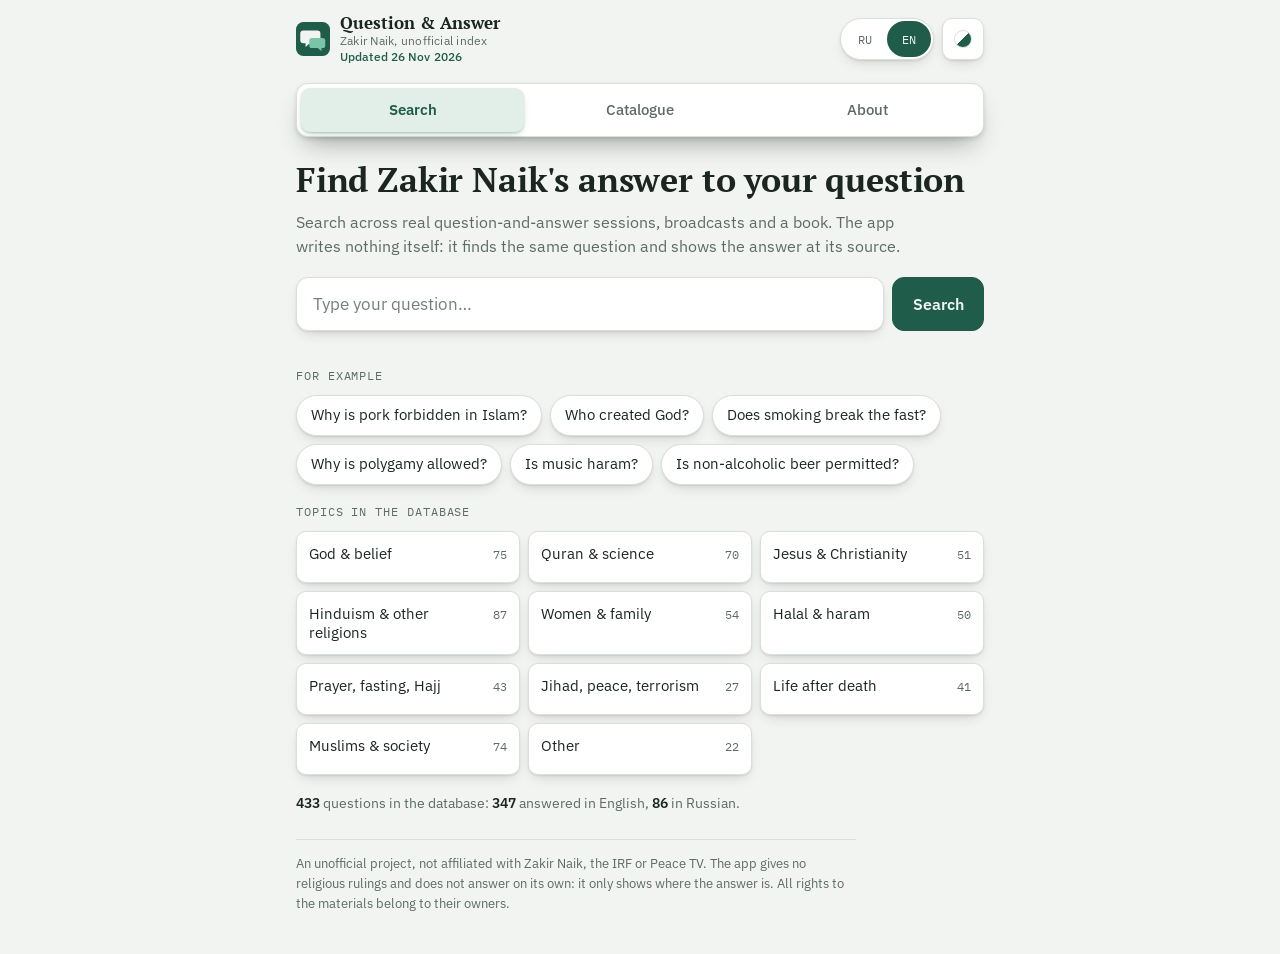
<file: index.html>
<!DOCTYPE html>
<html lang="ru">
<head>
<meta charset="utf-8">
<meta name="viewport" content="width=device-width, initial-scale=1">
<title>Поиск по Q&amp;A Закира Найка</title>
<meta name="description" content="Неофициальный указатель: вопрос пользователя — реальный ответ Закира Найка со ссылкой на источник. Search index of Zakir Naik's Q&amp;A sessions, in Russian and English.">
<meta name="theme-color" content="#121815">
<link rel="manifest" href="manifest.webmanifest">
<link rel="icon" href="icons/icon.svg" type="image/svg+xml">
<link rel="apple-touch-icon" href="icons/icon-192.png">
<script>
/* Тема ставится до отрисовки, чтобы страница не мигала. */
(function () {
  var s = null;
  try { s = localStorage.getItem("qa.skin"); } catch (e) {}
  var root = document.documentElement;
  if (s !== "light" && s !== "navy" && s !== "forest") {
    var host = root.getAttribute("data-theme");
    var dark = host ? host === "dark" : !!(window.matchMedia && matchMedia("(prefers-color-scheme: dark)").matches);
    s = dark ? "forest" : "light";
  }
  root.setAttribute("data-skin", s);
})();
</script>
<link rel="preconnect" href="https://fonts.googleapis.com">
<link rel="preconnect" href="https://fonts.gstatic.com" crossorigin>
<link rel="stylesheet" href="https://fonts.googleapis.com/css2?family=PT+Serif:wght@700&family=IBM+Plex+Sans:wght@400;500;600&family=IBM+Plex+Mono:wght@400;500&display=swap">
<link rel="stylesheet" href="styles.css">
</head>
<body>
<div class="app">

  <header class="topbar">
    <a class="brand" href="#search">
      <svg width="34" height="34" viewBox="0 0 64 64" aria-hidden="true">
        <rect class="i-bg" width="64" height="64" rx="14"/>
        <path class="i-a" d="M14 16h26a6 6 0 0 1 6 6v12a6 6 0 0 1-6 6H26l-8 7v-7h-4a6 6 0 0 1-6-6V22a6 6 0 0 1 6-6z"/>
        <path class="i-b" d="M30 30h20a5 5 0 0 1 5 5v9a5 5 0 0 1-5 5h-2v6l-7-6h-11a5 5 0 0 1-5-5v-9a5 5 0 0 1 5-5z"/>
      </svg>
      <span><b data-i18n="brand">Вопрос — ответ</b><small data-i18n="brandSub">Закир Найк, неофициальный указатель</small><small class="upd" id="upd"><time datetime="2026-11-26">Обновлено 26.11.2026</time></small></span>
    </a>
    <div class="controls">
      <div class="lang" role="group" aria-label="Язык / Language">
        <button type="button" data-lang="ru" aria-pressed="true">RU</button>
        <button type="button" data-lang="en" aria-pressed="false">EN</button>
      </div>
      <div class="skin">
        <button class="skin-btn" type="button" id="skin-btn" aria-haspopup="true" aria-expanded="false" aria-controls="skin-menu" data-i18n-aria="skinLabel" aria-label="Оформление"><i></i></button>
        <div class="skin-menu" id="skin-menu" role="menu">
          <button type="button" role="menuitemradio" data-skin-set="auto" aria-checked="true"><span class="sw" style="--a:#F2F4F1;--b:#121815"></span><span data-i18n="skinAuto">Как в системе</span><span class="tick">✓</span></button>
          <button type="button" role="menuitemradio" data-skin-set="forest" aria-checked="false"><span class="sw" style="--a:#1A221E;--b:#7CC4A8"></span><span data-i18n="skinForest">Тёмная</span><span class="tick">✓</span></button>
          <button type="button" role="menuitemradio" data-skin-set="navy" aria-checked="false"><span class="sw" style="--a:#131C38;--b:#8DB4EE"></span><span data-i18n="skinNavy">Нави</span><span class="tick">✓</span></button>
          <button type="button" role="menuitemradio" data-skin-set="light" aria-checked="false"><span class="sw" style="--a:#FFFFFF;--b:#1F5C4A"></span><span data-i18n="skinLight">Светлая</span><span class="tick">✓</span></button>
        </div>
      </div>
    </div>
  </header>

  <nav class="tabs" id="tabs" aria-label="Разделы">
    <span class="thumb" aria-hidden="true"></span>
    <a href="#search" data-view="search" data-i18n="tabSearch" aria-current="page">Поиск</a>
    <a href="#catalog" data-view="catalog" data-i18n="tabCatalog">Каталог</a>
    <a href="#about" data-view="about" data-i18n="tabAbout">О проекте</a>
  </nav>

  <main>
    <!-- ПОИСК -->
    <section class="view" id="view-search">
      <div class="block">
        <h1 data-i18n="h1">Найдите ответ Закира Найка на ваш вопрос</h1>
        <p class="lead" data-i18n="lead">Поиск по реальным сессиям вопросов и ответов, эфирам и книге. Приложение ничего не сочиняет: оно находит такой же вопрос и показывает ответ в источнике.</p>
      </div>

      <form class="search" id="form" role="search">
        <div class="field">
          <input id="q" type="search" autocomplete="off" enterkeyhint="search" data-i18n-ph="placeholder" data-i18n-aria="qLabel" placeholder="Напишите вопрос…" aria-label="Ваш вопрос">
          <button class="clear" type="button" id="clear" data-i18n-aria="clear" aria-label="Очистить" hidden>×</button>
        </div>
        <button class="btn go" type="submit" data-i18n="find">Найти</button>
      </form>

      <section class="results" id="out" aria-live="polite"></section>

      <div id="rest" class="view">
        <div class="block">
          <p class="label" data-i18n="tryLabel">Например</p>
          <div class="chips" id="examples"></div>
        </div>
        <div class="block">
          <p class="label" data-i18n="topicsLabel">Темы в базе</p>
          <div class="topics" id="topics"></div>
        </div>
        <p class="stats" id="stats"></p>
      </div>
    </section>

    <!-- КАТАЛОГ -->
    <section class="view" id="view-catalog" hidden>
      <div class="block">
        <h1 data-i18n="catTitle">Все вопросы в базе</h1>
        <p class="lead" data-i18n="catLead">Вопросы сгруппированы по источникам. Нажмите на вопрос, чтобы открыть ответ.</p>
      </div>
      <div class="filters">
        <label><span data-i18n="fTopic">Тема</span><select id="f-topic"></select></label>
        <label><span data-i18n="fType">Вид источника</span><select id="f-type"></select></label>
        <label><span data-i18n="fLang">Язык ответа</span><select id="f-lang"></select></label>
        <label><span data-i18n="fText">Слово в вопросе</span><input id="f-text" type="search" autocomplete="off"></label>
      </div>
      <p class="stats" id="cat-count"></p>
      <div class="groups" id="groups"></div>
    </section>

    <!-- О ПРОЕКТЕ -->
    <section class="view" id="view-about" hidden>
      <div id="about"></div>
    </section>
  </main>

  <p class="foot" data-i18n="foot">Неофициальный проект. Не связан с Закиром Найком, IRF и Peace TV. Приложение не даёт религиозных заключений и не отвечает от себя: оно только показывает, где находится ответ. Права на материалы принадлежат их правообладателям.</p>
</div>

<noscript><p style="padding:16px">Для работы поиска нужен JavaScript. JavaScript is required.</p></noscript>
<script src="search.js"></script>
<script src="app.js"></script>
</body>
</html>
</file>
<file: styles.css>
/* Layout: one narrow reading column for the phone; search on top, answer card, then a "source slip" under every answer.
   Оформление первой версии. Три темы на одних и тех же переменных: светлая, тёмная (прежняя) и нави.
   Блоки отделены от фона тенью (--shade), вкладки — более заметной (--shade-tabs). Анимации короткие: 0,14–0,26 с. */
:root {
  --bg: #F2F4F1;
  --surface: #FFFFFF;
  --fg: #1C2621;
  --muted: #5E6B64;
  --line: #D9DFDA;
  --accent: #1F5C4A;
  --accent-fg: #F2F4F1;
  --accent-soft: #E2EEE8;
  --warn: #7A5C14;
  --warn-soft: #F5EDD9;
  --none: #6B4A3A;
  --none-soft: #F1E6E0;
  --shade: 0 1px 2px rgba(28, 38, 33, .10), 0 6px 14px -6px rgba(28, 38, 33, .22);
  --shade-tabs: 0 2px 4px rgba(28, 38, 33, .12), 0 14px 26px -10px rgba(28, 38, 33, .42);
  --shade-thumb: 0 1px 2px rgba(31, 92, 74, .22), 0 4px 10px -4px rgba(31, 92, 74, .35);
  --icon-bg: #1F5C4A; --icon-a: #F2F4F1; --icon-b: #7CC4A8;
  --display: "PT Serif", Georgia, "Times New Roman", serif;
  --body: "IBM Plex Sans", system-ui, -apple-system, "Segoe UI", Roboto, sans-serif;
  --mono: "IBM Plex Mono", ui-monospace, "SFMono-Regular", Menlo, Consolas, monospace;
  --radius: 12px;
  --ease: cubic-bezier(.2, .8, .2, 1);
  color-scheme: light;
}
/* тёмная (прежняя): для режима «как в системе» и по выбору */
@media (prefers-color-scheme: dark) {
  :root:not([data-theme="light"]):not([data-skin]) {
    --bg: #121815; --surface: #1A221E; --fg: #E4EAE6; --muted: #9AA8A0; --line: #2C3832;
    --accent: #7CC4A8; --accent-fg: #10201A; --accent-soft: #1F332A;
    --warn: #E2C273; --warn-soft: #332B17; --none: #E0A88F; --none-soft: #33231C;
    --shade: inset 0 1px 0 rgba(255, 255, 255, .05), 0 2px 4px rgba(0, 0, 0, .45), 0 10px 18px -8px rgba(0, 0, 0, .8);
    --shade-tabs: inset 0 1px 0 rgba(255, 255, 255, .07), 0 3px 6px rgba(0, 0, 0, .55), 0 18px 30px -10px rgba(0, 0, 0, .95);
    --shade-thumb: inset 0 1px 0 rgba(255, 255, 255, .08), 0 2px 6px rgba(0, 0, 0, .55);
    color-scheme: dark;
  }
}
:root[data-theme="dark"]:not([data-skin]),
:root[data-skin="forest"] {
  --bg: #121815; --surface: #1A221E; --fg: #E4EAE6; --muted: #9AA8A0; --line: #2C3832;
  --accent: #7CC4A8; --accent-fg: #10201A; --accent-soft: #1F332A;
  --warn: #E2C273; --warn-soft: #332B17; --none: #E0A88F; --none-soft: #33231C;
  --shade: inset 0 1px 0 rgba(255, 255, 255, .05), 0 2px 4px rgba(0, 0, 0, .45), 0 10px 18px -8px rgba(0, 0, 0, .8);
  --shade-tabs: inset 0 1px 0 rgba(255, 255, 255, .07), 0 3px 6px rgba(0, 0, 0, .55), 0 18px 30px -10px rgba(0, 0, 0, .95);
  --shade-thumb: inset 0 1px 0 rgba(255, 255, 255, .08), 0 2px 6px rgba(0, 0, 0, .55);
  color-scheme: dark;
}
:root[data-skin="navy"] {
  --bg: #0B1226; --surface: #131C38; --fg: #E4E9F5; --muted: #98A4C3; --line: #27335A;
  --accent: #8DB4EE; --accent-fg: #0B1730; --accent-soft: #1C2B52;
  --warn: #E2C273; --warn-soft: #352D18; --none: #E0A88F; --none-soft: #37242A;
  --shade: inset 0 1px 0 rgba(255, 255, 255, .06), 0 2px 4px rgba(0, 0, 0, .5), 0 10px 18px -8px rgba(0, 0, 0, .85);
  --shade-tabs: inset 0 1px 0 rgba(255, 255, 255, .08), 0 3px 6px rgba(0, 0, 0, .6), 0 18px 30px -10px rgba(0, 0, 0, .95);
  --shade-thumb: inset 0 1px 0 rgba(255, 255, 255, .09), 0 2px 6px rgba(0, 0, 0, .55);
  --icon-bg: #223A78; --icon-a: #E4E9F5; --icon-b: #8DB4EE;
  color-scheme: dark;
}

* { box-sizing: border-box; }
html { -webkit-text-size-adjust: 100%; }
body {
  margin: 0;
  background: var(--bg);
  color: var(--fg);
  font-family: var(--body);
  font-size: 16px;
  line-height: 1.55;
  -webkit-tap-highlight-color: transparent;
}
[hidden] { display: none !important; }
a { color: var(--accent); }
button, input, select { font: inherit; color: inherit; }
:focus-visible { outline: 2px solid var(--accent); outline-offset: 2px; }
.num { font-variant-numeric: tabular-nums; }

/* плавная смена темы */
:root.skin-anim, :root.skin-anim * {
  transition: background-color .22s ease, color .22s ease, border-color .22s ease, box-shadow .22s ease !important;
}

.app {
  max-width: 720px;
  margin: 0 auto;
  padding: 14px 16px 40px;
  display: flex;
  flex-direction: column;
  gap: 18px;
}

/* ---------- header ---------- */
.topbar { display: flex; align-items: center; justify-content: space-between; gap: 10px; }
.brand { display: flex; align-items: center; gap: 10px; text-decoration: none; color: var(--fg); min-width: 0; }
.brand svg { flex: none; }
.brand .i-bg { fill: var(--icon-bg); }
.brand .i-a { fill: var(--icon-a); }
.brand .i-b { fill: var(--icon-b); }
.brand b { font-family: var(--display); font-size: 1.05rem; line-height: 1.15; display: block; }
.brand small { display: block; color: var(--muted); font-size: .74rem; letter-spacing: .02em; line-height: 1.3; }
.brand > span { min-width: 0; }
.brand small.upd { font-size: .72rem; font-weight: 500; letter-spacing: .01em; font-variant-numeric: tabular-nums; color: var(--accent); margin-top: 1px; }
.controls { display: flex; align-items: center; gap: 8px; flex: none; }
.lang { display: flex; border: 1px solid var(--line); border-radius: 99px; padding: 2px; background: var(--surface); box-shadow: var(--shade); }
.lang button {
  border: 0; background: transparent; cursor: pointer; border-radius: 99px;
  font-family: var(--mono); font-size: .78rem; letter-spacing: .04em;
  min-width: 44px; min-height: 36px; color: var(--muted);
  transition: background-color .16s ease, color .16s ease;
}
.lang button[aria-pressed="true"] { background: var(--accent); color: var(--accent-fg); }

.skin { position: relative; }
.skin-btn {
  width: 42px; height: 42px; border-radius: 10px; border: 1px solid var(--line); cursor: pointer; padding: 0;
  background: var(--surface); box-shadow: var(--shade); display: grid; place-items: center;
  transition: transform .14s var(--ease), border-color .16s ease;
}
.skin-btn:hover { border-color: var(--accent); }
.skin-btn:active { transform: scale(.94); }
.skin-btn i { width: 18px; height: 18px; border-radius: 50%; border: 1px solid var(--line); background: linear-gradient(135deg, var(--surface) 0 50%, var(--accent) 50% 100%); }
.skin-menu {
  position: absolute; z-index: 20; right: 0; top: calc(100% + 8px); width: 200px; padding: 4px;
  background: var(--surface); border: 1px solid var(--line); border-radius: var(--radius); box-shadow: var(--shade-tabs);
  display: flex; flex-direction: column; gap: 2px;
  transform-origin: calc(100% - 20px) 0;
  opacity: 0; transform: translateY(-6px) scale(.97); visibility: hidden; pointer-events: none;
  transition: opacity .14s ease, transform .18s var(--ease), visibility 0s linear .18s;
}
.skin-menu.open { opacity: 1; transform: none; visibility: visible; pointer-events: auto; transition: opacity .14s ease, transform .18s var(--ease), visibility 0s; }
.skin-menu button {
  display: grid; grid-template-columns: 24px minmax(0, 1fr) 16px; align-items: center; gap: 10px;
  border: 0; background: transparent; cursor: pointer; border-radius: 9px; padding: 8px 10px; min-height: 44px; text-align: left; font-size: .94rem;
  transition: background-color .14s ease;
}
.skin-menu button:hover { background: var(--accent-soft); }
.skin-menu .sw { width: 24px; height: 24px; border-radius: 50%; border: 1px solid var(--line); background: linear-gradient(135deg, var(--a) 0 50%, var(--b) 50% 100%); }
.skin-menu .tick { color: var(--accent); font-weight: 700; visibility: hidden; }
.skin-menu button[aria-checked="true"] .tick { visibility: visible; }
.skin-menu button[aria-checked="true"] { font-weight: 600; }

/* ---------- tabs: приподняты над фоном заметной тенью, активная вкладка переезжает плавно ---------- */
.tabs {
  position: relative; isolation: isolate;
  display: grid; grid-template-columns: repeat(3, minmax(0, 1fr)); gap: 4px;
  background: var(--surface); border: 1px solid var(--line); border-radius: var(--radius); padding: 4px;
  box-shadow: var(--shade-tabs);
}
.tabs .thumb {
  position: absolute; z-index: 0; top: 4px; bottom: 4px; left: 4px;
  width: calc((100% - 16px) / 3); border-radius: 9px;
  background: var(--accent-soft); box-shadow: var(--shade-thumb);
  transform: translateX(calc(var(--i, 0) * (100% + 4px)));
  transition: transform .24s var(--ease);
}
.tabs a {
  position: relative; z-index: 1;
  text-align: center; text-decoration: none; color: var(--muted); font-weight: 500; font-size: .95rem;
  padding: 10px 6px; border-radius: 9px; min-height: 44px; display: flex; align-items: center; justify-content: center;
  transition: color .16s ease;
}
.tabs a:hover { color: var(--fg); }
.tabs a[aria-current="page"] { color: var(--accent); font-weight: 600; }

/* ---------- search ---------- */
.view { display: flex; flex-direction: column; gap: 18px; }
h1 { font-family: var(--display); font-size: clamp(1.55rem, 6.2vw, 2.1rem); line-height: 1.16; margin: 6px 0 0; text-wrap: balance; letter-spacing: -.005em; }
h2 { font-family: var(--display); font-size: 1.2rem; line-height: 1.25; margin: 0; text-wrap: balance; }
.lead { color: var(--muted); margin: 0; max-width: 62ch; }

.search { display: flex; gap: 8px; align-items: stretch; }
.search .field { position: relative; flex: 1; min-width: 0; }
.search input {
  width: 100%; min-height: 54px; padding: 12px 44px 12px 16px;
  border: 1.5px solid var(--line); border-radius: var(--radius);
  background: var(--surface); font-size: 1.05rem; box-shadow: var(--shade);
  transition: border-color .16s ease, box-shadow .16s ease;
}
.search input::placeholder { color: var(--muted); opacity: .85; }
.search input:focus { outline: none; border-color: var(--accent); box-shadow: 0 0 0 3px var(--accent-soft), var(--shade); }
.search input::-webkit-search-cancel-button { display: none; }
.search .clear {
  position: absolute; right: 4px; top: 50%; transform: translateY(-50%);
  width: 40px; height: 40px; border: 0; background: transparent; color: var(--muted); cursor: pointer; font-size: 1.3rem; line-height: 1; border-radius: 8px;
}
.btn {
  display: inline-flex; align-items: center; justify-content: center; gap: 8px;
  min-height: 44px; padding: 9px 16px; border-radius: 10px; cursor: pointer;
  font-weight: 600; font-size: .95rem; text-decoration: none; text-align: center;
  border: 1.5px solid var(--accent); background: var(--accent); color: var(--accent-fg);
  transition: transform .14s var(--ease), background-color .16s ease, border-color .16s ease, color .16s ease, opacity .16s ease;
}
.btn:hover { opacity: .92; }
.btn:active { transform: scale(.97); }
.btn.ghost { background: transparent; color: var(--accent); }
.btn.ghost:hover { background: var(--accent-soft); opacity: 1; }
.btn.quiet { border-color: var(--line); background: transparent; color: var(--muted); font-weight: 500; }
.btn.quiet:hover { border-color: var(--accent); color: var(--accent); opacity: 1; }
.btn.go { min-width: 92px; min-height: 54px; border-radius: var(--radius); font-size: 1rem; }
.btn.icon { width: 46px; padding: 0; }
.btn[aria-expanded="true"] { background: var(--accent-soft); color: var(--accent); }

.block { display: flex; flex-direction: column; gap: 10px; }
.label { font-family: var(--mono); font-size: .72rem; letter-spacing: .08em; text-transform: uppercase; color: var(--muted); margin: 0; }
.chips { display: flex; flex-wrap: wrap; gap: 8px; }
.chip {
  border: 1px solid var(--line); background: var(--surface); color: var(--fg); cursor: pointer;
  border-radius: 99px; padding: 8px 14px; font-size: .92rem; min-height: 40px; text-align: left; box-shadow: var(--shade);
  transition: border-color .16s ease, transform .14s var(--ease);
}
.chip:hover { border-color: var(--accent); }
.chip:active { transform: scale(.97); }

.topics { display: grid; grid-template-columns: repeat(2, minmax(0, 1fr)); gap: 8px; }
@media (min-width: 560px) { .topics { grid-template-columns: repeat(3, minmax(0, 1fr)); } }
.topic {
  display: flex; justify-content: space-between; align-items: baseline; gap: 8px;
  border: 1px solid var(--line); background: var(--surface); color: var(--fg); cursor: pointer;
  border-radius: 10px; padding: 12px; text-align: left; min-height: 52px; font-size: .93rem; line-height: 1.3; box-shadow: var(--shade);
  transition: border-color .16s ease, transform .14s var(--ease);
}
.topic:hover { border-color: var(--accent); }
.topic:active { transform: scale(.98); }
.topic span:last-child { font-family: var(--mono); font-size: .78rem; color: var(--muted); font-variant-numeric: tabular-nums; }
.stats { color: var(--muted); font-size: .88rem; margin: 0; }
.stats b { color: var(--fg); font-weight: 600; font-variant-numeric: tabular-nums; }

/* ---------- results ---------- */
.results { display: flex; flex-direction: column; gap: 12px; }
.status { display: flex; flex-direction: column; gap: 6px; align-items: flex-start; }
.pill {
  font-family: var(--mono); font-size: .72rem; letter-spacing: .08em; text-transform: uppercase; font-weight: 500;
  padding: 4px 10px; border-radius: 6px; display: inline-block;
}
.pill.ok { background: var(--accent-soft); color: var(--accent); }
.pill.near { background: var(--warn-soft); color: var(--warn); }
.pill.none { background: var(--none-soft); color: var(--none); }
.status p { margin: 0; color: var(--muted); max-width: 62ch; }
.subhead { margin: 10px 0 0; font-family: var(--mono); font-size: .72rem; letter-spacing: .08em; text-transform: uppercase; color: var(--muted); }

.card {
  background: var(--surface); border: 1px solid var(--line); border-radius: var(--radius);
  padding: 14px 16px; display: flex; flex-direction: column; gap: 10px; min-width: 0; box-shadow: var(--shade);
}
.card.top { border-color: var(--accent); border-left-width: 4px; padding-left: 14px; }
.eyebrow { display: flex; flex-wrap: wrap; gap: 4px 10px; align-items: center; font-family: var(--mono); font-size: .7rem; letter-spacing: .07em; text-transform: uppercase; color: var(--muted); }
.eyebrow .kind { color: var(--accent); }
.eyebrow .flag { border: 1px solid var(--line); border-radius: 5px; padding: 0 6px; }
.eyebrow .flag.warn { color: var(--warn); border-color: var(--warn-soft); background: var(--warn-soft); }
.eyebrow .score { margin-left: auto; font-variant-numeric: tabular-nums; text-transform: none; letter-spacing: 0; }
.q { margin: 0; font-weight: 600; font-size: 1.04rem; line-height: 1.35; overflow-wrap: anywhere; }
.card.top .q { font-family: var(--display); font-weight: 700; font-size: 1.28rem; line-height: 1.25; }
.orig { margin: -4px 0 0; color: var(--muted); font-size: .88rem; font-style: italic; overflow-wrap: anywhere; }
.actions { display: flex; flex-wrap: wrap; gap: 8px; }
.actions .btn { flex: 1 1 auto; }
.actions .btn.quiet { flex: 0 0 auto; }

/* раскрытие: плеер, читалка, карточка в каталоге */
.reveal { display: grid; grid-template-rows: 0fr; opacity: 0; transition: grid-template-rows .24s var(--ease), opacity .18s ease; }
.reveal > .reveal-in { min-height: 0; overflow: hidden; }
.reveal.open { grid-template-rows: 1fr; opacity: 1; }
.reveal.done > .reveal-in { overflow: visible; }
/* iOS Safari: после раскрытия — обычный блок, иначе плеер внутри карточки не перерисовывается */
.reveal.done { display: block; }
.player-slot:empty { display: none; }

/* плеер в карточке */
.media { border-radius: 10px; overflow: hidden; background: var(--bg); border: 1px solid var(--line); }
/* высота 16:9 через padding: в iOS Safari aspect-ratio внутри сетки иногда даёт нулевую высоту */
.media .frame { position: relative; width: 100%; height: 0; padding-top: 56.25%; background: #000; }
.media .frame iframe, .media .frame video { position: absolute; inset: 0; width: 100%; height: 100%; border: 0; }
.media-audio { padding: 12px; display: flex; flex-direction: column; gap: 10px; }
.media-audio audio { width: 100%; height: 44px; }
.speeds { display: flex; flex-wrap: wrap; gap: 5px; align-items: center; font-size: .82rem; color: var(--muted); }
.speeds button { border: 1px solid var(--line); background: transparent; border-radius: 8px; min-width: 44px; padding: 0 8px; min-height: 34px; cursor: pointer; font-family: var(--mono); font-size: .78rem; }
.speeds button[aria-pressed="true"] { background: var(--accent-soft); color: var(--accent); border-color: var(--accent); }
.media-bar { display: flex; align-items: center; gap: 10px; padding: 8px 8px 8px 12px; font-size: .84rem; color: var(--muted); min-width: 0; }
.media-bar .where { flex: 1; min-width: 0; overflow-wrap: anywhere; }
.media-bar a { font-weight: 600; white-space: nowrap; }
.media-bar .x { flex: none; width: 36px; height: 36px; border: 0; border-radius: 8px; background: transparent; color: var(--muted); cursor: pointer; font-size: 1.05rem; }
.media-bar .x:hover { background: var(--accent-soft); color: var(--accent); }
.media-bar .alt, .media-note button { flex: none; border: 1px solid var(--line); background: transparent; color: var(--accent); border-radius: 8px; min-height: 34px; padding: 0 10px; font: inherit; font-weight: 600; cursor: pointer; }
/* пояснение над плеером: показана копия, плеер не отвечает */
.media-note { margin: 0; padding: 9px 12px; font-size: .84rem; line-height: 1.45; color: var(--warn); background: var(--warn-soft); display: flex; flex-wrap: wrap; align-items: center; gap: 6px 8px; }
.media-note a { font-weight: 600; }
/* ролик не открылся ни одним способом */
.media-fail { padding: 12px; display: flex; flex-direction: column; gap: 10px; font-size: .9rem; line-height: 1.5; }
.media-fail p { margin: 0; }
.media-fail .actions { margin: 0; }
.note.warn { color: var(--warn); border-left-color: var(--warn); }
/* под плеером YouTube: выход, если YouTube просит войти или не играет */
.yt-help { margin: 0; padding: 9px 12px; border-top: 1px solid var(--line); font-size: .84rem; line-height: 1.45; color: var(--muted); display: flex; flex-wrap: wrap; align-items: center; gap: 6px 8px; transition: background-color .2s ease, color .2s ease; }
.yt-help span { flex: 1 1 100%; }
.yt-help a { font-weight: 600; display: inline-flex; align-items: center; min-height: 34px; padding: 0 10px; border: 1px solid var(--accent); border-radius: 8px; text-decoration: none; }
.yt-help button { border: 1px solid var(--line); background: transparent; color: var(--accent); border-radius: 8px; min-height: 34px; padding: 0 10px; font: inherit; font-weight: 600; cursor: pointer; }
.yt-help.alert { color: var(--warn); background: var(--warn-soft); }
.yt-help.alert a { background: var(--accent); color: var(--accent-fg); }
/* переключатель в разделе «О проекте» */
.seg { display: inline-flex; flex-wrap: wrap; gap: 2px; border: 1px solid var(--line); border-radius: 12px; padding: 2px; background: var(--surface); margin-top: 10px; }
.seg button { border: 0; background: transparent; cursor: pointer; border-radius: 10px; min-height: 40px; padding: 0 14px; font: inherit; font-size: .9rem; color: var(--muted); }
.seg button[aria-pressed="true"] { background: var(--accent); color: var(--accent-fg); font-weight: 600; }

/* читалка: текст ответа и строка источника */
.reader { border: 1px solid var(--line); border-radius: 10px; overflow: hidden; }
.reader .text { padding: 12px 14px 6px; max-width: 65ch; font-size: 1rem; line-height: 1.65; white-space: pre-wrap; overflow-wrap: anywhere; }
.reader .src { margin: 0; padding: 10px 14px 12px; border-top: 1px dashed var(--line); font-size: .84rem; color: var(--muted); overflow-wrap: anywhere; }
.reader .src a { font-weight: 600; }

/* source slip: the citation under every answer */
.slip { border-top: 1px dashed var(--line); padding-top: 10px; display: grid; grid-template-columns: 5.4em minmax(0, 1fr); gap: 4px 12px; font-size: .86rem; margin: 0; }
.slip dt { font-family: var(--mono); font-size: .68rem; letter-spacing: .07em; text-transform: uppercase; color: var(--muted); padding-top: 3px; }
.slip dd { margin: 0; min-width: 0; overflow-wrap: anywhere; }
.slip .also { display: flex; flex-direction: column; gap: 2px; }
.note { margin: 0; font-size: .86rem; color: var(--muted); border-left: 2px solid var(--line); padding-left: 10px; }
.more { align-self: center; }

/* ---------- catalogue ---------- */
.filters { display: grid; grid-template-columns: repeat(2, minmax(0, 1fr)); gap: 8px; }
.filters label { display: flex; flex-direction: column; gap: 4px; font-size: .78rem; color: var(--muted); min-width: 0; }
.filters select, .filters input {
  min-height: 44px; padding: 8px 10px; border: 1.5px solid var(--line); border-radius: 10px; background: var(--surface); width: 100%; font-size: .95rem;
  box-shadow: var(--shade); transition: border-color .16s ease;
}
.filters select:focus, .filters input:focus { outline: none; border-color: var(--accent); }
.groups { display: flex; flex-direction: column; gap: 8px; }
.group { background: var(--surface); border: 1px solid var(--line); border-radius: var(--radius); box-shadow: var(--shade); overflow: hidden; }
.group > summary {
  cursor: pointer; padding: 12px 14px; display: flex; gap: 10px; justify-content: space-between; align-items: center;
  font-weight: 600; line-height: 1.3; list-style: none;
}
.group > summary::-webkit-details-marker { display: none; }
.group > summary .ttl { flex: 1; min-width: 0; overflow-wrap: anywhere; }
.group > summary .cnt { font-family: var(--mono); font-size: .78rem; color: var(--muted); flex: none; font-variant-numeric: tabular-nums; font-weight: 500; }
.group > summary .chev { flex: none; width: 8px; height: 8px; border-right: 2px solid var(--muted); border-bottom: 2px solid var(--muted); transform: rotate(45deg) translate(-2px, -2px); transition: transform .2s var(--ease); }
.group[open] > summary .chev { transform: rotate(225deg) translate(-2px, -2px); }
.group[open].closing > summary .chev { transform: rotate(45deg) translate(-2px, -2px); }
.group .dbody { overflow: hidden; }
.rows { list-style: none; margin: 0; padding: 0 8px 8px; display: flex; flex-direction: column; }
.rows li { border-top: 1px dashed var(--line); }
.row { display: grid; grid-template-columns: 4.9em minmax(0, 1fr); gap: 10px; width: 100%; text-align: left; border: 0; background: transparent; cursor: pointer; padding: 10px 6px; font-size: .93rem; line-height: 1.35; border-radius: 8px; transition: background-color .14s ease; }
.row:hover, .row[aria-expanded="true"] { background: var(--accent-soft); }
.row .loc { font-family: var(--mono); font-size: .76rem; color: var(--muted); font-variant-numeric: tabular-nums; padding-top: 2px; }
.rows .card { margin: 4px 0 10px; border-color: var(--accent); box-shadow: none; }
.empty { color: var(--muted); margin: 0; }

/* ---------- about ---------- */
.prose { display: flex; flex-direction: column; gap: 10px; max-width: 65ch; }
.prose p, .prose ul, .prose ol { margin: 0; }
.prose ul, .prose ol { padding-left: 1.2em; display: flex; flex-direction: column; gap: 6px; }
.panel { background: var(--surface); border: 1px solid var(--line); border-radius: var(--radius); padding: 14px 16px; display: flex; flex-direction: column; gap: 10px; box-shadow: var(--shade); }
.legend { display: grid; grid-template-columns: auto minmax(0, 1fr); gap: 8px 12px; align-items: start; font-size: .92rem; margin: 0; }
.legend dt { margin: 0; }
.legend dd { margin: 0; color: var(--muted); }
.srclist { list-style: none; margin: 0; padding: 0; display: flex; flex-direction: column; }
.srclist li { border-top: 1px dashed var(--line); padding: 10px 0; display: flex; flex-direction: column; gap: 2px; font-size: .92rem; }
.srclist li:first-child { border-top: 0; padding-top: 0; }
.srclist .st { font-family: var(--mono); font-size: .68rem; letter-spacing: .07em; text-transform: uppercase; color: var(--muted); }
.srclist .st.used { color: var(--accent); }
.srclist .st.partial { color: var(--warn); }
.srclist a { font-weight: 600; overflow-wrap: anywhere; }
.srclist p { margin: 0; color: var(--muted); }
.filebox { display: flex; flex-wrap: wrap; gap: 8px; align-items: center; }
.filebox input[type="file"] { max-width: 100%; font-size: .9rem; }
.foot { color: var(--muted); font-size: .8rem; margin: 6px 0 0; border-top: 1px solid var(--line); padding-top: 14px; max-width: 70ch; }

.toast {
  position: fixed; left: 50%; bottom: 20px; z-index: 30; max-width: calc(100% - 32px);
  background: var(--fg); color: var(--bg); padding: 10px 16px; border-radius: 10px; font-size: .9rem; box-shadow: var(--shade-tabs);
  opacity: 0; transform: translate(-50%, 10px); pointer-events: none;
  transition: opacity .16s ease, transform .2s var(--ease);
}
.toast.show { opacity: 1; transform: translate(-50%, 0); }

/* ---------- быстрые появления ---------- */
@keyframes rise { from { opacity: 0; transform: translateY(8px); } to { opacity: 1; transform: none; } }
@keyframes view-in { from { opacity: 0; transform: translateY(6px); } to { opacity: 1; transform: none; } }
.view.enter { animation: view-in .2s var(--ease) both; }
.results.fresh > * { animation: rise .22s var(--ease) both; animation-delay: calc(var(--n, 0) * 30ms); }

@media (prefers-reduced-motion: reduce) {
  *, *::before, *::after { animation-duration: .01ms !important; animation-delay: 0s !important; transition-duration: .01ms !important; }
}
@media (max-width: 380px) {
  .btn.go { min-width: 72px; padding: 9px 10px; }
  .slip { grid-template-columns: 4.6em minmax(0, 1fr); }
  .brand small:not(.upd) { display: none; }
}
</file>
